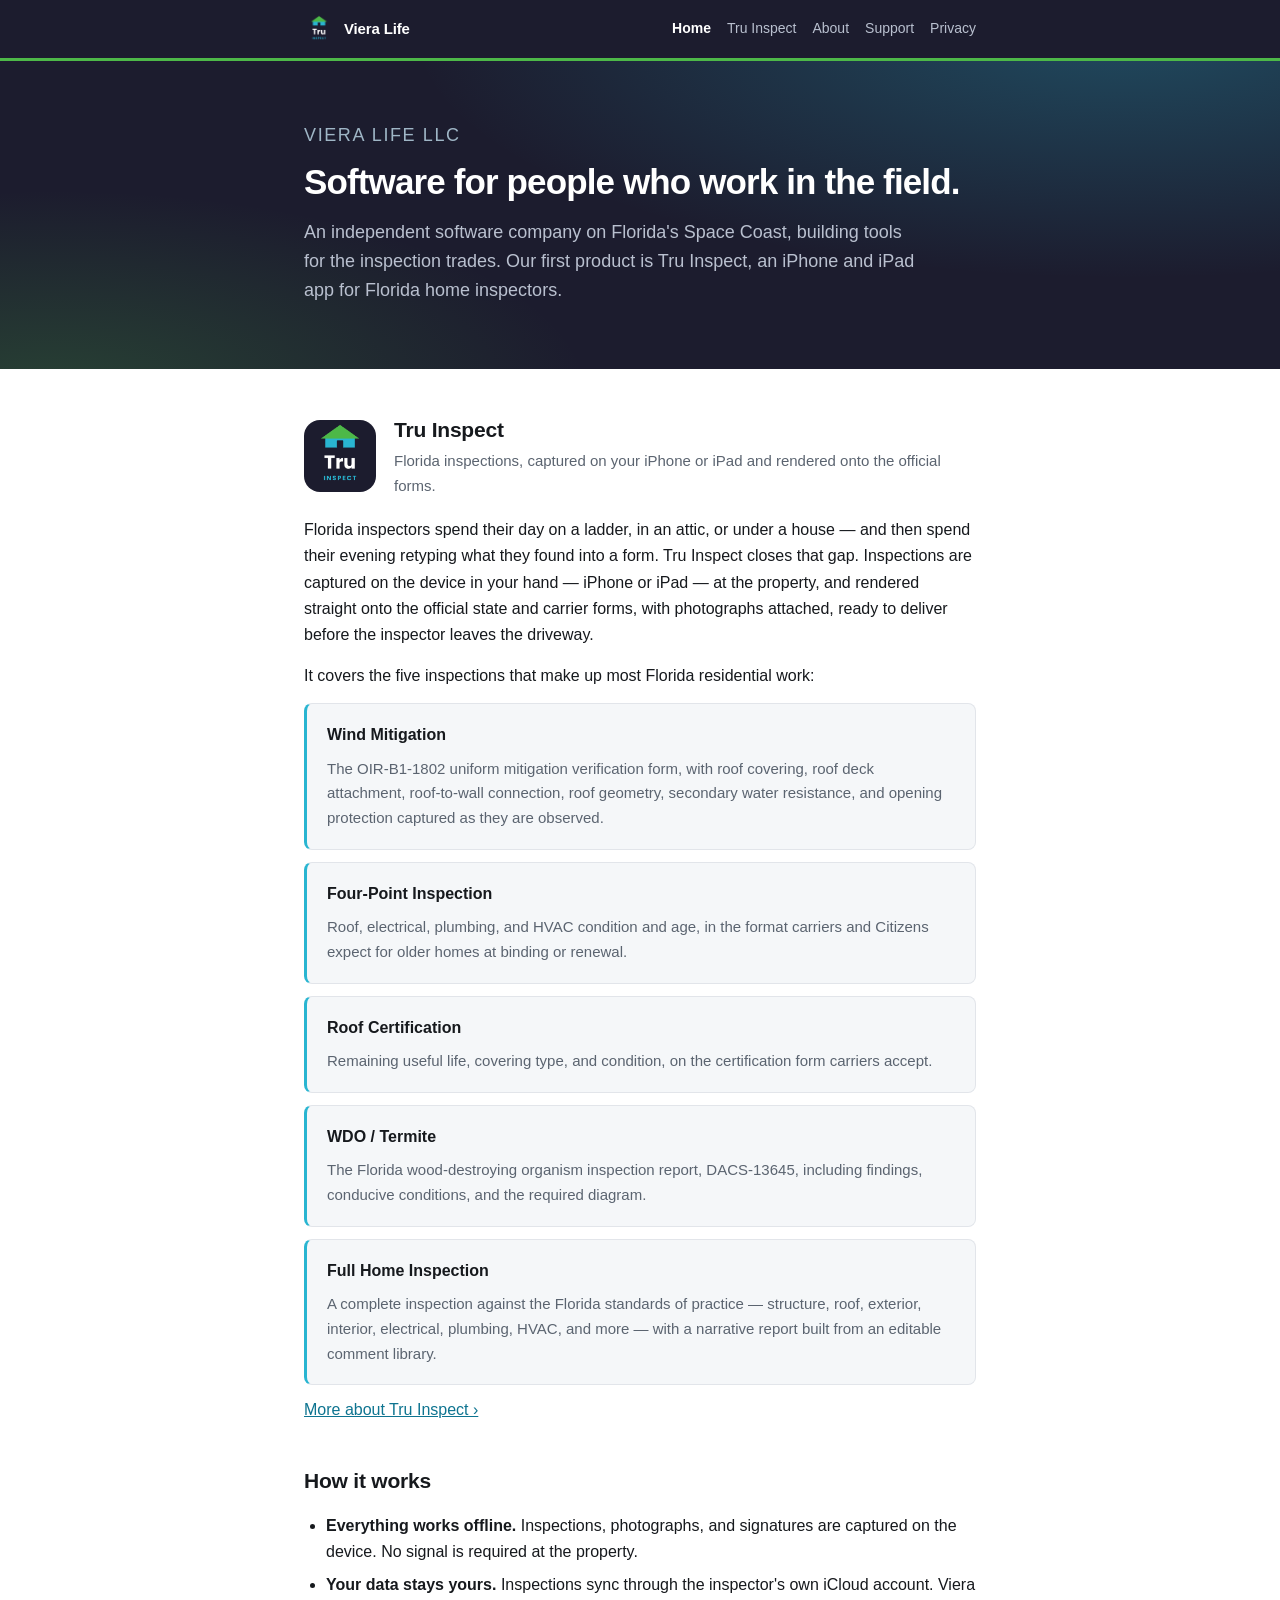
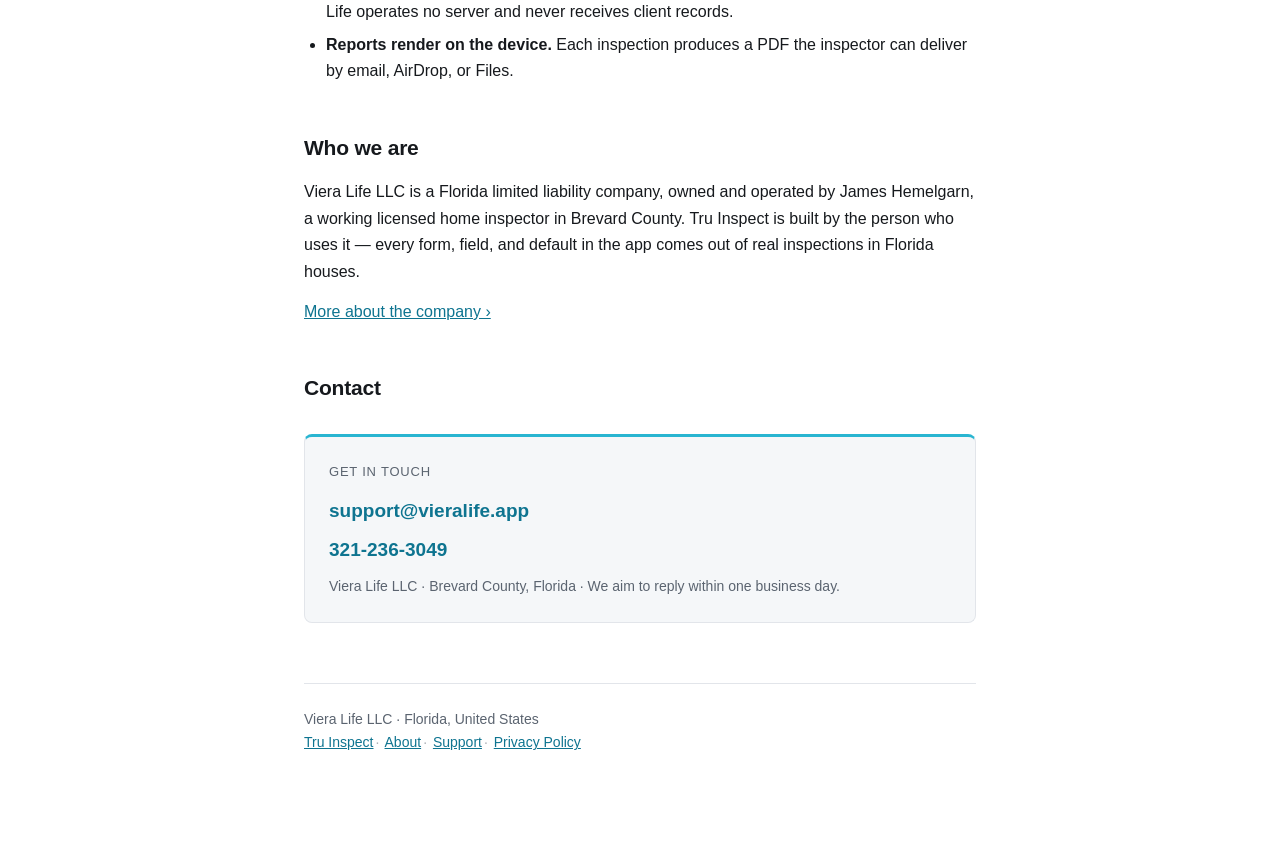
<file: index.html>
<!DOCTYPE html>
<html lang="en">
<head>
<meta charset="utf-8">
<meta name="viewport" content="width=device-width, initial-scale=1">
<title>Viera Life LLC — Software for the inspection trades</title>
<meta name="description" content="Viera Life LLC is an independent software company on Florida's Space Coast. We build Tru Inspect, an iPhone and iPad app for Florida home inspectors.">
<link rel="stylesheet" href="/site.css">
<link rel="icon" href="/favicon-64.png" sizes="64x64">
<link rel="apple-touch-icon" href="/apple-touch-icon.png">
<meta name="theme-color" content="#1C1C2E">
</head>
<body>

<div class="topbar">
  <div class="inner">
    <a class="brand" href="/"><img src="/tru-inspect-icon.png" alt=""><span>Viera Life</span></a>
    <nav>
      <a href="/" aria-current="page">Home</a>
      <a href="/tru-inspect.html">Tru Inspect</a>
      <a href="/about.html">About</a>
      <a href="/support.html">Support</a>
      <a href="/privacy.html">Privacy</a>
    </nav>
  </div>
</div>

<div class="hero">
  <div class="inner">
    <p class="eyebrow">Viera Life LLC</p>
    <h1>Software for people who work in the field.</h1>
    <p>An independent software company on Florida's Space Coast, building tools for the inspection trades. Our first product is Tru Inspect, an iPhone and iPad app for Florida home inspectors.</p>
  </div>
</div>

<div class="wrap">

<div class="lockup" style="margin-top:44px">
  <img src="/tru-inspect-icon.png" alt="Tru Inspect app icon">
  <div>
    <h2 style="margin:0 0 2px">Tru Inspect</h2>
    <p>Florida inspections, captured on your iPhone or iPad and rendered onto the official forms.</p>
  </div>
</div>

<p>Florida inspectors spend their day on a ladder, in an attic, or under a house — and then spend their evening retyping what they found into a form. Tru Inspect closes that gap. Inspections are captured on the device in your hand — iPhone or iPad — at the property, and rendered straight onto the official state and carrier forms, with photographs attached, ready to deliver before the inspector leaves the driveway.</p>

<p>It covers the five inspections that make up most Florida residential work:</p>

<div class="card">
  <h3>Wind Mitigation</h3>
  <p>The OIR-B1-1802 uniform mitigation verification form, with roof covering, roof deck attachment, roof-to-wall connection, roof geometry, secondary water resistance, and opening protection captured as they are observed.</p>
</div>
<div class="card">
  <h3>Four-Point Inspection</h3>
  <p>Roof, electrical, plumbing, and HVAC condition and age, in the format carriers and Citizens expect for older homes at binding or renewal.</p>
</div>
<div class="card">
  <h3>Roof Certification</h3>
  <p>Remaining useful life, covering type, and condition, on the certification form carriers accept.</p>
</div>
<div class="card">
  <h3>WDO / Termite</h3>
  <p>The Florida wood-destroying organism inspection report, DACS-13645, including findings, conducive conditions, and the required diagram.</p>
</div>
<div class="card">
  <h3>Full Home Inspection</h3>
  <p>A complete inspection against the Florida standards of practice — structure, roof, exterior, interior, electrical, plumbing, HVAC, and more — with a narrative report built from an editable comment library.</p>
</div>

<p><a href="/tru-inspect.html">More about Tru Inspect &rsaquo;</a></p>

<h2>How it works</h2>
<ul>
  <li><strong>Everything works offline.</strong> Inspections, photographs, and signatures are captured on the device. No signal is required at the property.</li>
  <li><strong>Your data stays yours.</strong> Inspections sync through the inspector's own iCloud account. Viera Life operates no server and never receives client records.</li>
  <li><strong>Reports render on the device.</strong> Each inspection produces a PDF the inspector can deliver by email, AirDrop, or Files.</li>
</ul>

<h2>Who we are</h2>
<p>Viera Life LLC is a Florida limited liability company, owned and operated by James Hemelgarn, a working licensed home inspector in Brevard County. Tru Inspect is built by the person who uses it — every form, field, and default in the app comes out of real inspections in Florida houses.</p>
<p><a href="/about.html">More about the company &rsaquo;</a></p>

<h2>Contact</h2>
<div class="contact">
  <p class="label">Get in touch</p>
  <p class="row"><a href="mailto:support@vieralife.app">support@vieralife.app</a></p>
  <p class="row"><a href="tel:+13212363049">321-236-3049</a></p>
  <p class="note">Viera Life LLC &middot; Brevard County, Florida &middot; We aim to reply within one business day.</p>
</div>

<footer>
  <p>Viera Life LLC &middot; Florida, United States<br>
  <a href="/tru-inspect.html">Tru Inspect</a><span class="sep">&middot;</span>
  <a href="/about.html">About</a><span class="sep">&middot;</span>
  <a href="/support.html">Support</a><span class="sep">&middot;</span>
  <a href="/privacy.html">Privacy Policy</a></p>
</footer>

</div>
</body>
</html>
</file>
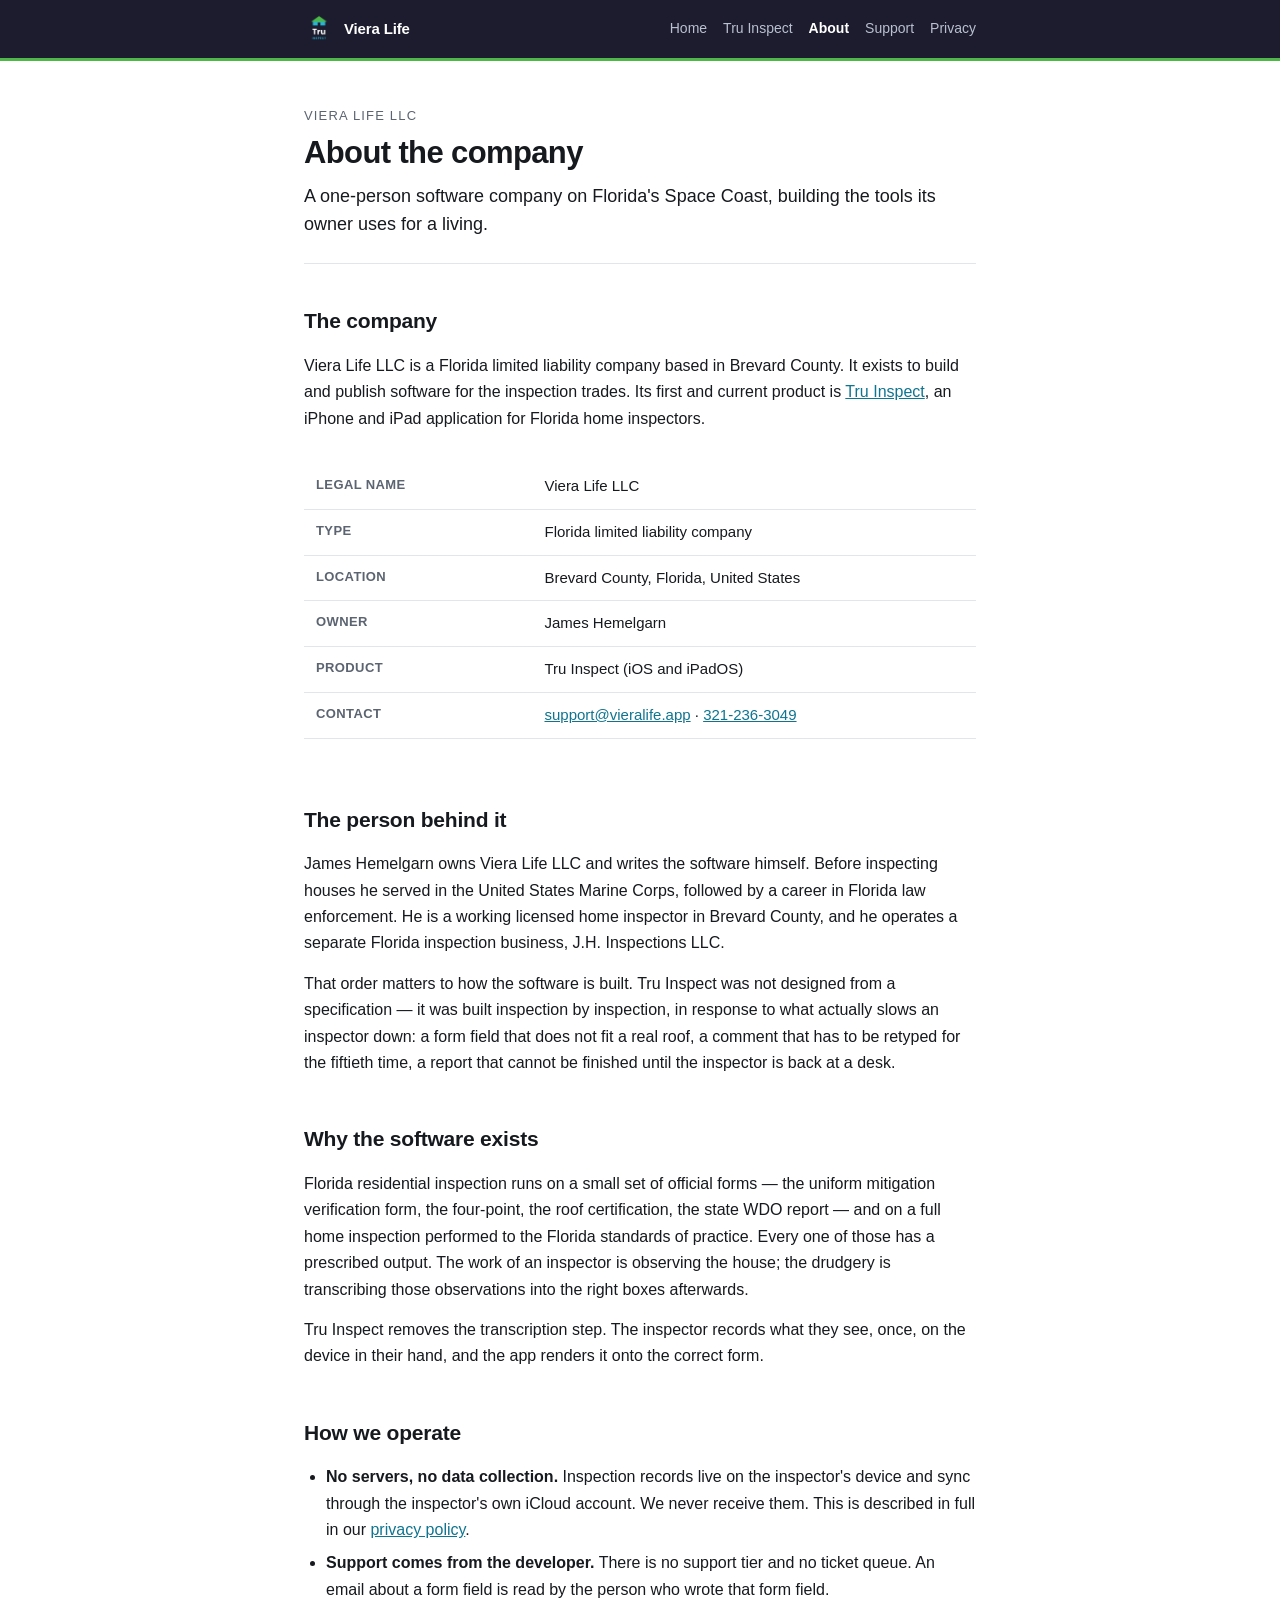
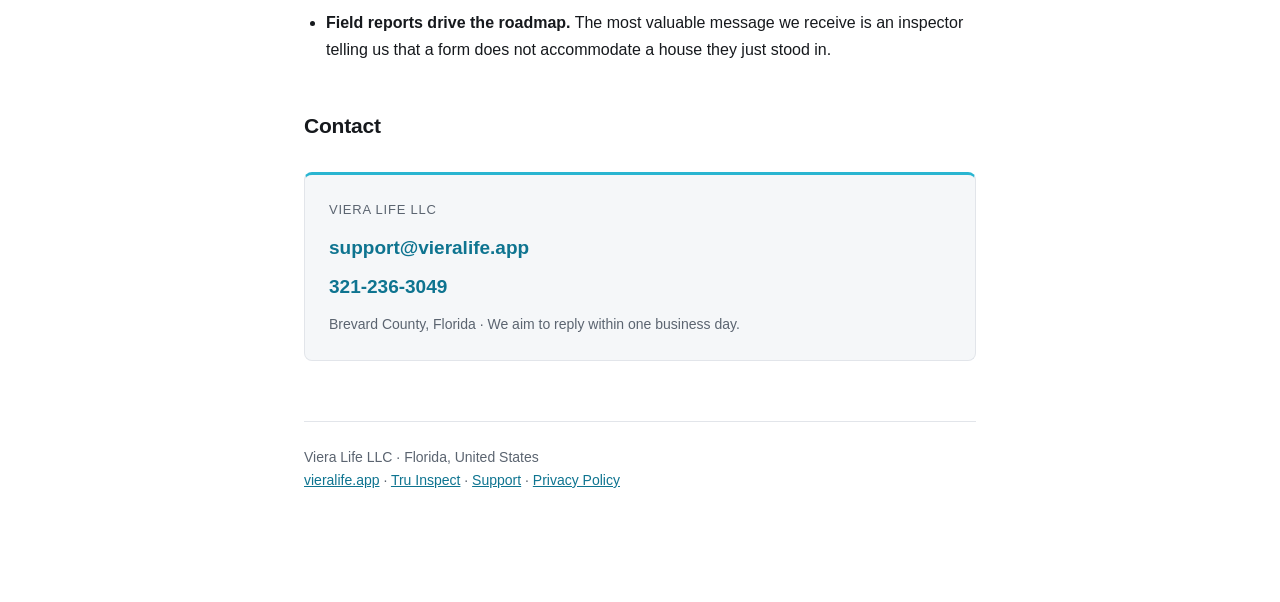
<file: about.html>
<!DOCTYPE html>
<html lang="en">
<head>
<meta charset="utf-8">
<meta name="viewport" content="width=device-width, initial-scale=1">
<title>About — Viera Life LLC</title>
<meta name="description" content="Viera Life LLC is a Florida software company owned by James Hemelgarn, a working home inspector in Brevard County.">
<link rel="stylesheet" href="/site.css">
<link rel="icon" href="/favicon-64.png" sizes="64x64">
<link rel="apple-touch-icon" href="/apple-touch-icon.png">
<meta name="theme-color" content="#1C1C2E">
</head>
<body>

<div class="topbar">
  <div class="inner">
    <a class="brand" href="/"><img src="/tru-inspect-icon.png" alt=""><span>Viera Life</span></a>
    <nav>
      <a href="/">Home</a>
      <a href="/tru-inspect.html">Tru Inspect</a>
      <a href="/about.html" aria-current="page">About</a>
      <a href="/support.html">Support</a>
      <a href="/privacy.html">Privacy</a>
    </nav>
  </div>
</div>

<div class="wrap">

<header class="page">
  <p class="eyebrow">Viera Life LLC</p>
  <h1>About the company</h1>
  <p class="lede">A one-person software company on Florida's Space Coast, building the tools its owner uses for a living.</p>
</header>

<h2>The company</h2>
<p>Viera Life LLC is a Florida limited liability company based in Brevard County. It exists to build and publish software for the inspection trades. Its first and current product is <a href="/tru-inspect.html">Tru Inspect</a>, an iPhone and iPad application for Florida home inspectors.</p>

<div class="scroll">
<table class="facts">
  <tr><th>Legal name</th><td>Viera Life LLC</td></tr>
  <tr><th>Type</th><td>Florida limited liability company</td></tr>
  <tr><th>Location</th><td>Brevard County, Florida, United States</td></tr>
  <tr><th>Owner</th><td>James Hemelgarn</td></tr>
  <tr><th>Product</th><td>Tru Inspect (iOS and iPadOS)</td></tr>
  <tr><th>Contact</th><td><a href="mailto:support@vieralife.app">support@vieralife.app</a> &middot; <a href="tel:+13212363049">321-236-3049</a></td></tr>
</table>
</div>

<h2>The person behind it</h2>
<p>James Hemelgarn owns Viera Life LLC and writes the software himself. Before inspecting houses he served in the United States Marine Corps, followed by a career in Florida law enforcement. He is a working licensed home inspector in Brevard County, and he operates a separate Florida inspection business, J.H. Inspections LLC.</p>
<p>That order matters to how the software is built. Tru Inspect was not designed from a specification — it was built inspection by inspection, in response to what actually slows an inspector down: a form field that does not fit a real roof, a comment that has to be retyped for the fiftieth time, a report that cannot be finished until the inspector is back at a desk.</p>

<h2>Why the software exists</h2>
<p>Florida residential inspection runs on a small set of official forms — the uniform mitigation verification form, the four-point, the roof certification, the state WDO report — and on a full home inspection performed to the Florida standards of practice. Every one of those has a prescribed output. The work of an inspector is observing the house; the drudgery is transcribing those observations into the right boxes afterwards.</p>
<p>Tru Inspect removes the transcription step. The inspector records what they see, once, on the device in their hand, and the app renders it onto the correct form.</p>

<h2>How we operate</h2>
<ul>
  <li><strong>No servers, no data collection.</strong> Inspection records live on the inspector's device and sync through the inspector's own iCloud account. We never receive them. This is described in full in our <a href="/privacy.html">privacy policy</a>.</li>
  <li><strong>Support comes from the developer.</strong> There is no support tier and no ticket queue. An email about a form field is read by the person who wrote that form field.</li>
  <li><strong>Field reports drive the roadmap.</strong> The most valuable message we receive is an inspector telling us that a form does not accommodate a house they just stood in.</li>
</ul>

<h2>Contact</h2>
<div class="contact">
  <p class="label">Viera Life LLC</p>
  <p class="row"><a href="mailto:support@vieralife.app">support@vieralife.app</a></p>
  <p class="row"><a href="tel:+13212363049">321-236-3049</a></p>
  <p class="note">Brevard County, Florida &middot; We aim to reply within one business day.</p>
</div>

<footer>
  <p>Viera Life LLC &middot; Florida, United States<br>
  <a href="/">vieralife.app</a> &middot;
  <a href="/tru-inspect.html">Tru Inspect</a> &middot;
  <a href="/support.html">Support</a> &middot;
  <a href="/privacy.html">Privacy Policy</a></p>
</footer>

</div>
</body>
</html>
</file>
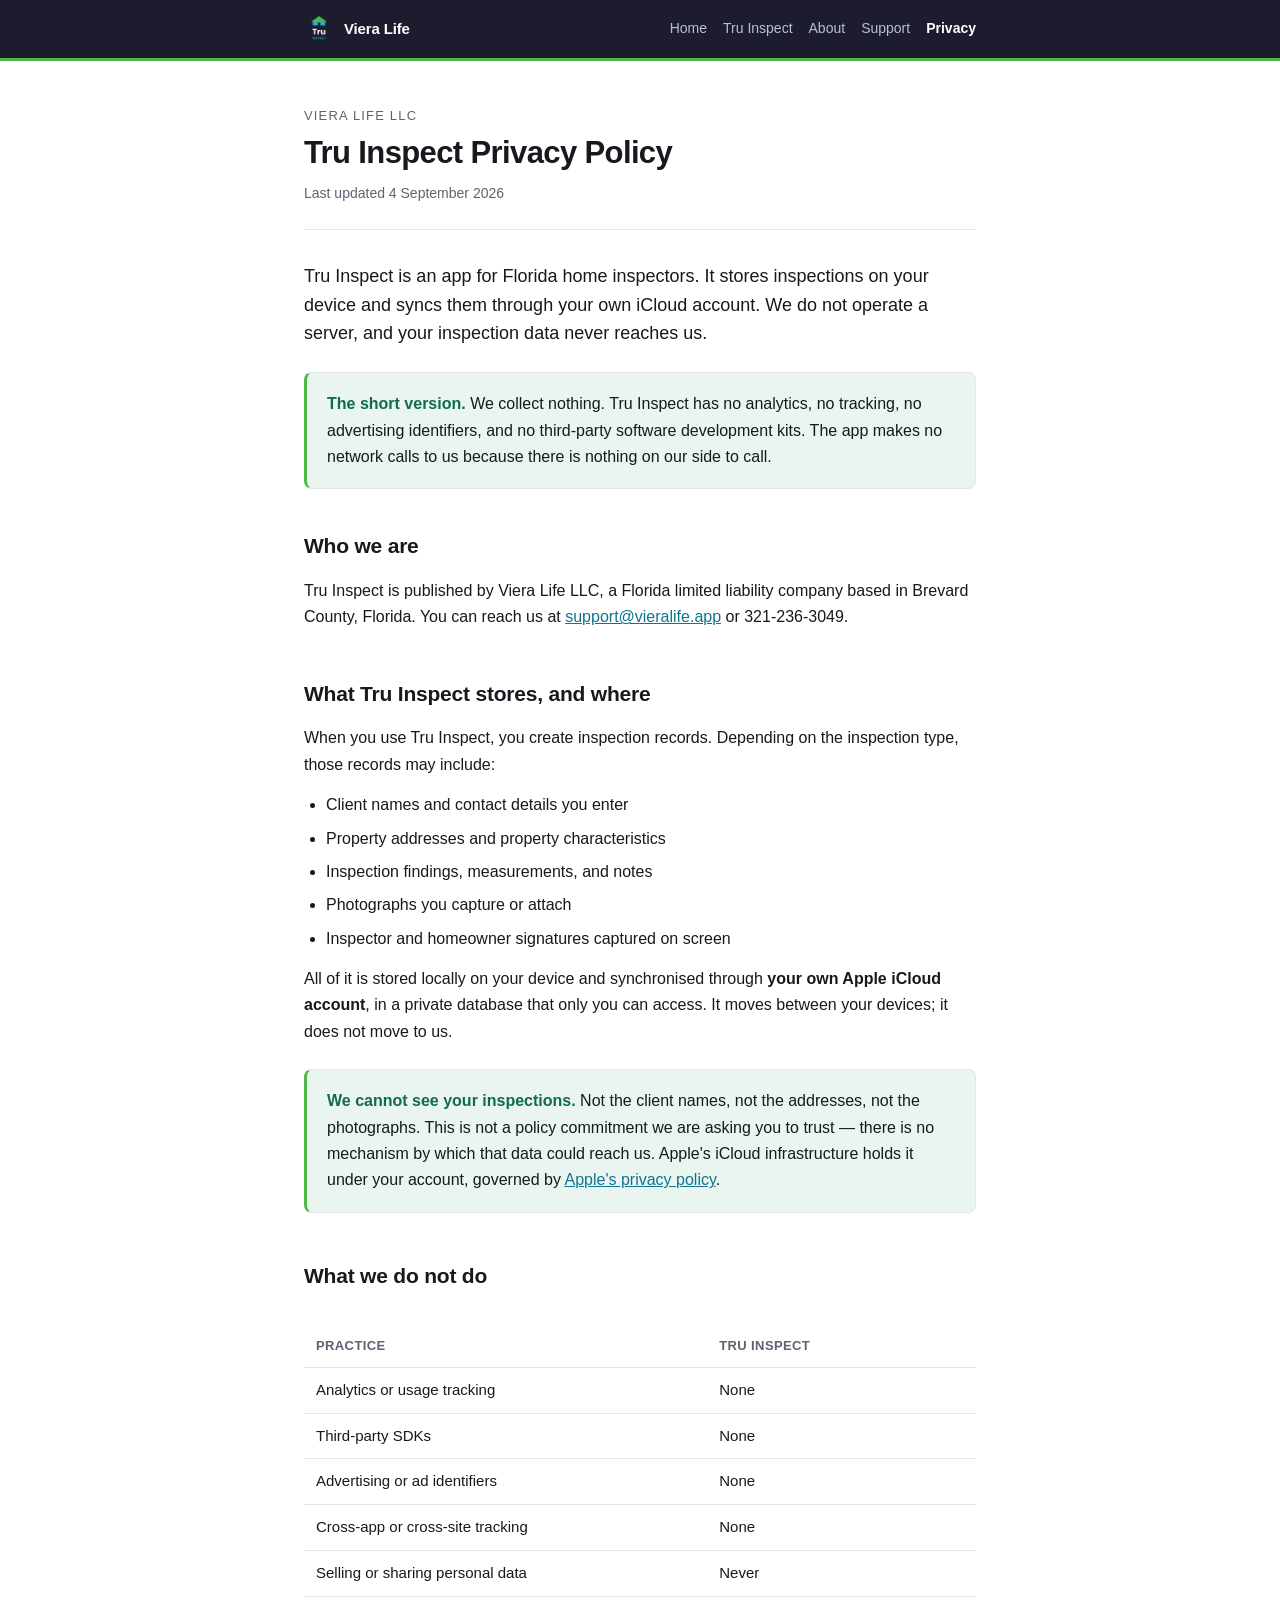
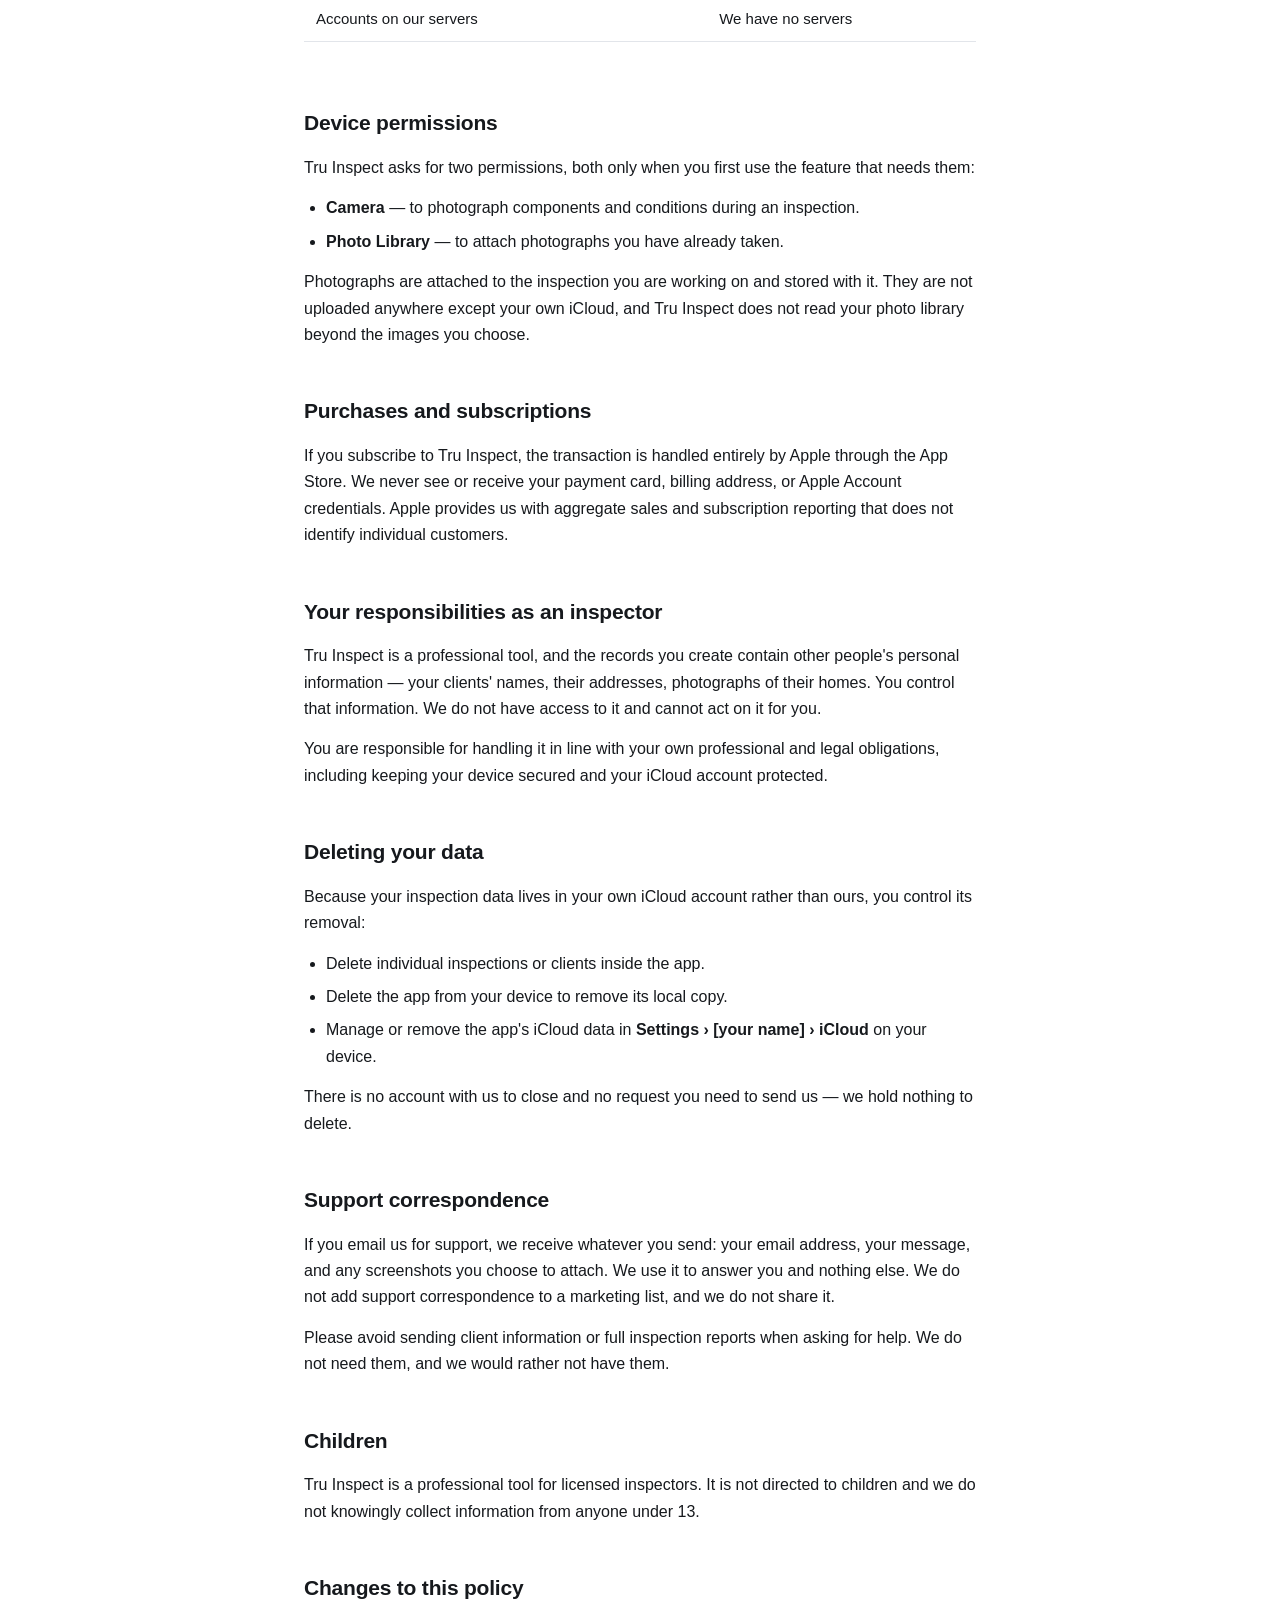
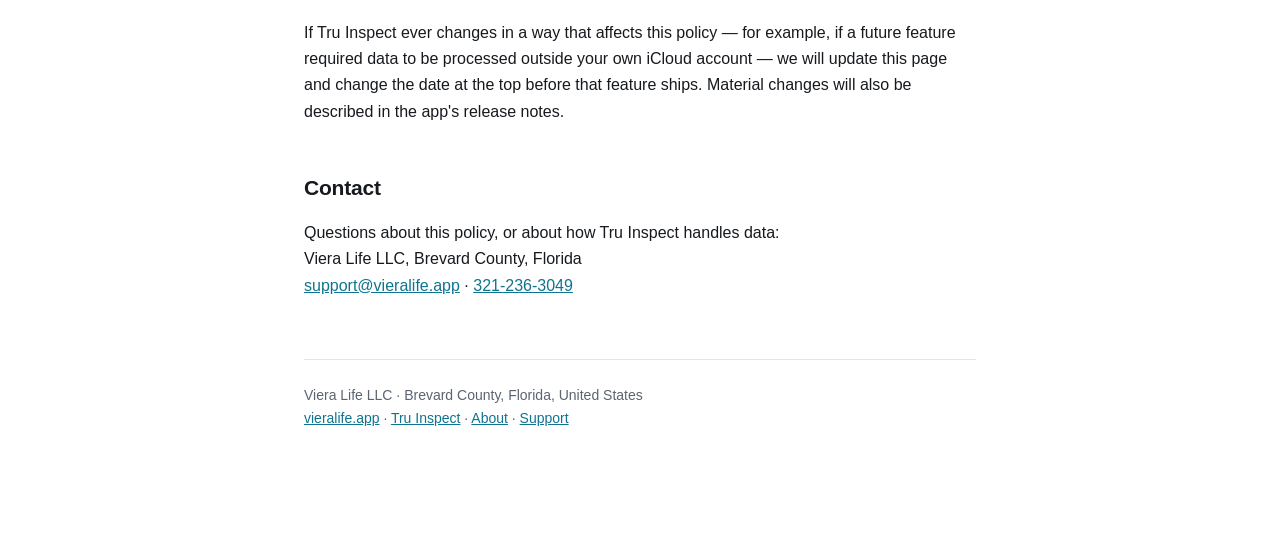
<file: privacy.html>
<!DOCTYPE html>
<html lang="en">
<head>
<meta charset="utf-8">
<meta name="viewport" content="width=device-width, initial-scale=1">
<title>Privacy Policy — Tru Inspect | Viera Life LLC</title>
<link rel="stylesheet" href="/site.css">
<link rel="icon" href="/favicon-64.png" sizes="64x64">
<link rel="apple-touch-icon" href="/apple-touch-icon.png">
<meta name="theme-color" content="#1C1C2E">
</head>
<body>

<div class="topbar">
  <div class="inner">
    <a class="brand" href="/"><img src="/tru-inspect-icon.png" alt=""><span>Viera Life</span></a>
    <nav>
      <a href="/">Home</a>
      <a href="/tru-inspect.html">Tru Inspect</a>
      <a href="/about.html">About</a>
      <a href="/support.html">Support</a>
      <a href="/privacy.html" aria-current="page">Privacy</a>
    </nav>
  </div>
</div>

<div class="wrap">

<header class="page">
  <p class="eyebrow">Viera Life LLC</p>
  <h1>Tru Inspect Privacy Policy</h1>
  <p class="meta">Last updated 4 September 2026</p>
</header>

<p class="lede">Tru Inspect is an app for Florida home inspectors. It stores inspections on your device and syncs them through your own iCloud account. We do not operate a server, and your inspection data never reaches us.</p>

<div class="callout">
  <p><strong>The short version.</strong> We collect nothing. Tru Inspect has no analytics, no tracking, no advertising identifiers, and no third-party software development kits. The app makes no network calls to us because there is nothing on our side to call.</p>
</div>

<h2>Who we are</h2>
<p>Tru Inspect is published by Viera Life LLC, a Florida limited liability company based in Brevard County, Florida. You can reach us at <a href="mailto:support@vieralife.app">support@vieralife.app</a> or 321-236-3049.</p>

<h2>What Tru Inspect stores, and where</h2>
<p>When you use Tru Inspect, you create inspection records. Depending on the inspection type, those records may include:</p>
<ul>
  <li>Client names and contact details you enter</li>
  <li>Property addresses and property characteristics</li>
  <li>Inspection findings, measurements, and notes</li>
  <li>Photographs you capture or attach</li>
  <li>Inspector and homeowner signatures captured on screen</li>
</ul>
<p>All of it is stored locally on your device and synchronised through <strong>your own Apple iCloud account</strong>, in a private database that only you can access. It moves between your devices; it does not move to us.</p>

<div class="callout">
  <p><strong>We cannot see your inspections.</strong> Not the client names, not the addresses, not the photographs. This is not a policy commitment we are asking you to trust — there is no mechanism by which that data could reach us. Apple's iCloud infrastructure holds it under your account, governed by <a href="https://www.apple.com/legal/privacy/">Apple's privacy policy</a>.</p>
</div>

<h2>What we do not do</h2>
<div class="scroll">
<table>
  <tr><th>Practice</th><th>Tru Inspect</th></tr>
  <tr><td>Analytics or usage tracking</td><td>None</td></tr>
  <tr><td>Third-party SDKs</td><td>None</td></tr>
  <tr><td>Advertising or ad identifiers</td><td>None</td></tr>
  <tr><td>Cross-app or cross-site tracking</td><td>None</td></tr>
  <tr><td>Selling or sharing personal data</td><td>Never</td></tr>
  <tr><td>Accounts on our servers</td><td>We have no servers</td></tr>
</table>
</div>

<h2>Device permissions</h2>
<p>Tru Inspect asks for two permissions, both only when you first use the feature that needs them:</p>
<ul>
  <li><strong>Camera</strong> — to photograph components and conditions during an inspection.</li>
  <li><strong>Photo Library</strong> — to attach photographs you have already taken.</li>
</ul>
<p>Photographs are attached to the inspection you are working on and stored with it. They are not uploaded anywhere except your own iCloud, and Tru Inspect does not read your photo library beyond the images you choose.</p>

<h2>Purchases and subscriptions</h2>
<p>If you subscribe to Tru Inspect, the transaction is handled entirely by Apple through the App Store. We never see or receive your payment card, billing address, or Apple Account credentials. Apple provides us with aggregate sales and subscription reporting that does not identify individual customers.</p>

<h2>Your responsibilities as an inspector</h2>
<p>Tru Inspect is a professional tool, and the records you create contain other people's personal information — your clients' names, their addresses, photographs of their homes. You control that information. We do not have access to it and cannot act on it for you.</p>
<p>You are responsible for handling it in line with your own professional and legal obligations, including keeping your device secured and your iCloud account protected.</p>

<h2>Deleting your data</h2>
<p>Because your inspection data lives in your own iCloud account rather than ours, you control its removal:</p>
<ul>
  <li>Delete individual inspections or clients inside the app.</li>
  <li>Delete the app from your device to remove its local copy.</li>
  <li>Manage or remove the app's iCloud data in <strong>Settings &rsaquo; [your name] &rsaquo; iCloud</strong> on your device.</li>
</ul>
<p>There is no account with us to close and no request you need to send us — we hold nothing to delete.</p>

<h2>Support correspondence</h2>
<p>If you email us for support, we receive whatever you send: your email address, your message, and any screenshots you choose to attach. We use it to answer you and nothing else. We do not add support correspondence to a marketing list, and we do not share it.</p>
<p>Please avoid sending client information or full inspection reports when asking for help. We do not need them, and we would rather not have them.</p>

<h2>Children</h2>
<p>Tru Inspect is a professional tool for licensed inspectors. It is not directed to children and we do not knowingly collect information from anyone under 13.</p>

<h2>Changes to this policy</h2>
<p>If Tru Inspect ever changes in a way that affects this policy — for example, if a future feature required data to be processed outside your own iCloud account — we will update this page and change the date at the top before that feature ships. Material changes will also be described in the app's release notes.</p>

<h2>Contact</h2>
<p>Questions about this policy, or about how Tru Inspect handles data:<br>
Viera Life LLC, Brevard County, Florida<br>
<a href="mailto:support@vieralife.app">support@vieralife.app</a> &middot; <a href="tel:+13212363049">321-236-3049</a></p>

<footer>
  <p>Viera Life LLC &middot; Brevard County, Florida, United States<br>
  <a href="/">vieralife.app</a> &middot;
  <a href="/tru-inspect.html">Tru Inspect</a> &middot;
  <a href="/about.html">About</a> &middot;
  <a href="/support.html">Support</a></p>
</footer>

</div>
</body>
</html>
</file>
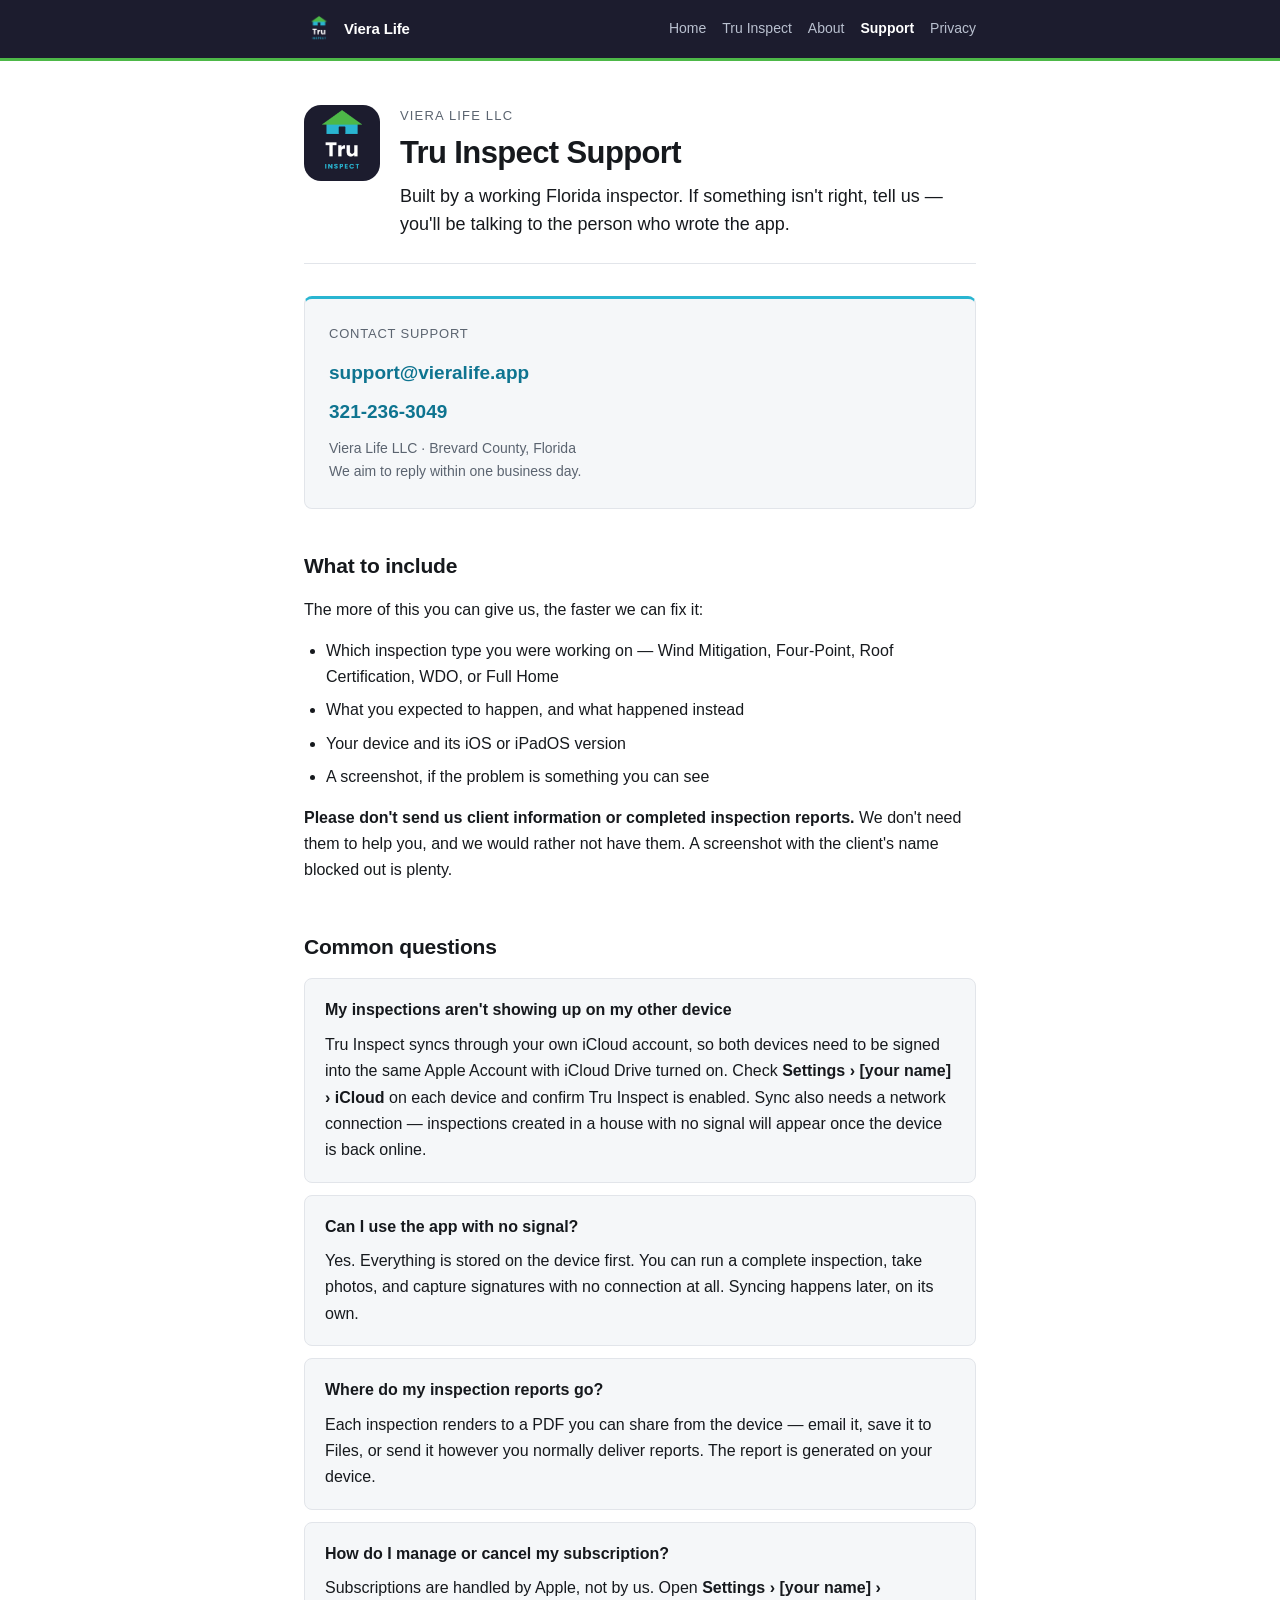
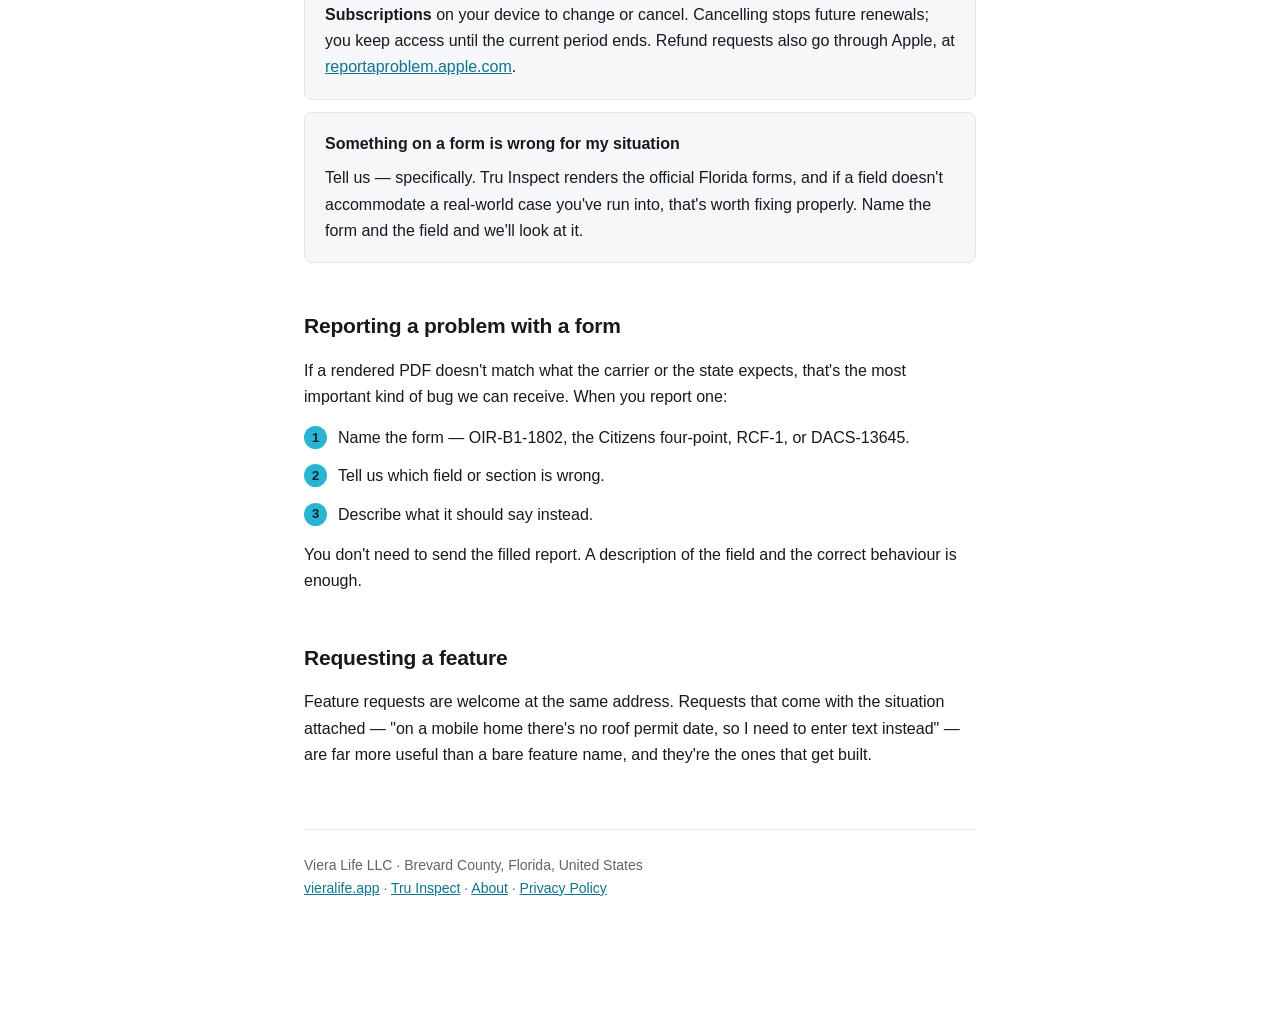
<file: support.html>
<!DOCTYPE html>
<html lang="en">
<head>
<meta charset="utf-8">
<meta name="viewport" content="width=device-width, initial-scale=1">
<title>Support — Tru Inspect | Viera Life LLC</title>
<link rel="stylesheet" href="/site.css">
<link rel="icon" href="/favicon-64.png" sizes="64x64">
<link rel="apple-touch-icon" href="/apple-touch-icon.png">
<meta name="theme-color" content="#1C1C2E">
</head>
<body>

<div class="topbar">
  <div class="inner">
    <a class="brand" href="/"><img src="/tru-inspect-icon.png" alt=""><span>Viera Life</span></a>
    <nav>
      <a href="/">Home</a>
      <a href="/tru-inspect.html">Tru Inspect</a>
      <a href="/about.html">About</a>
      <a href="/support.html" aria-current="page">Support</a>
      <a href="/privacy.html">Privacy</a>
    </nav>
  </div>
</div>

<div class="wrap">

<header class="page with-icon">
  <img class="icon" src="/tru-inspect-icon.png" alt="Tru Inspect app icon">
  <div>
  <p class="eyebrow">Viera Life LLC</p>
  <h1>Tru Inspect Support</h1>
  <p class="lede">Built by a working Florida inspector. If something isn't right, tell us — you'll be talking to the person who wrote the app.</p>
  </div>
</header>

<div class="contact">
  <p class="label">Contact support</p>
  <p class="addr"><a href="mailto:support@vieralife.app">support@vieralife.app</a></p>
  <p class="addr"><a href="tel:+13212363049">321-236-3049</a></p>
  <p class="note">Viera Life LLC &middot; Brevard County, Florida<br>We aim to reply within one business day.</p>
</div>

<h2>What to include</h2>
<p>The more of this you can give us, the faster we can fix it:</p>
<ul>
  <li>Which inspection type you were working on — Wind Mitigation, Four-Point, Roof Certification, WDO, or Full Home</li>
  <li>What you expected to happen, and what happened instead</li>
  <li>Your device and its iOS or iPadOS version</li>
  <li>A screenshot, if the problem is something you can see</li>
</ul>
<p><strong>Please don't send us client information or completed inspection reports.</strong> We don't need them to help you, and we would rather not have them. A screenshot with the client's name blocked out is plenty.</p>

<h2>Common questions</h2>

<div class="q">
  <h3>My inspections aren't showing up on my other device</h3>
  <p>Tru Inspect syncs through your own iCloud account, so both devices need to be signed into the same Apple Account with iCloud Drive turned on. Check <strong>Settings &rsaquo; [your name] &rsaquo; iCloud</strong> on each device and confirm Tru Inspect is enabled. Sync also needs a network connection — inspections created in a house with no signal will appear once the device is back online.</p>
</div>

<div class="q">
  <h3>Can I use the app with no signal?</h3>
  <p>Yes. Everything is stored on the device first. You can run a complete inspection, take photos, and capture signatures with no connection at all. Syncing happens later, on its own.</p>
</div>

<div class="q">
  <h3>Where do my inspection reports go?</h3>
  <p>Each inspection renders to a PDF you can share from the device — email it, save it to Files, or send it however you normally deliver reports. The report is generated on your device.</p>
</div>

<div class="q">
  <h3>How do I manage or cancel my subscription?</h3>
  <p>Subscriptions are handled by Apple, not by us. Open <strong>Settings &rsaquo; [your name] &rsaquo; Subscriptions</strong> on your device to change or cancel. Cancelling stops future renewals; you keep access until the current period ends. Refund requests also go through Apple, at <a href="https://reportaproblem.apple.com">reportaproblem.apple.com</a>.</p>
</div>

<div class="q">
  <h3>Something on a form is wrong for my situation</h3>
  <p>Tell us — specifically. Tru Inspect renders the official Florida forms, and if a field doesn't accommodate a real-world case you've run into, that's worth fixing properly. Name the form and the field and we'll look at it.</p>
</div>

<h2>Reporting a problem with a form</h2>
<p>If a rendered PDF doesn't match what the carrier or the state expects, that's the most important kind of bug we can receive. When you report one:</p>
<ol class="steps">
  <li>Name the form — OIR-B1-1802, the Citizens four-point, RCF-1, or DACS-13645.</li>
  <li>Tell us which field or section is wrong.</li>
  <li>Describe what it should say instead.</li>
</ol>
<p>You don't need to send the filled report. A description of the field and the correct behaviour is enough.</p>

<h2>Requesting a feature</h2>
<p>Feature requests are welcome at the same address. Requests that come with the situation attached — "on a mobile home there's no roof permit date, so I need to enter text instead" — are far more useful than a bare feature name, and they're the ones that get built.</p>

<footer>
  <p>Viera Life LLC &middot; Brevard County, Florida, United States<br>
  <a href="/">vieralife.app</a> &middot;
  <a href="/tru-inspect.html">Tru Inspect</a> &middot;
  <a href="/about.html">About</a> &middot;
  <a href="/privacy.html">Privacy Policy</a></p>
</footer>

</div>
</body>
</html>
</file>
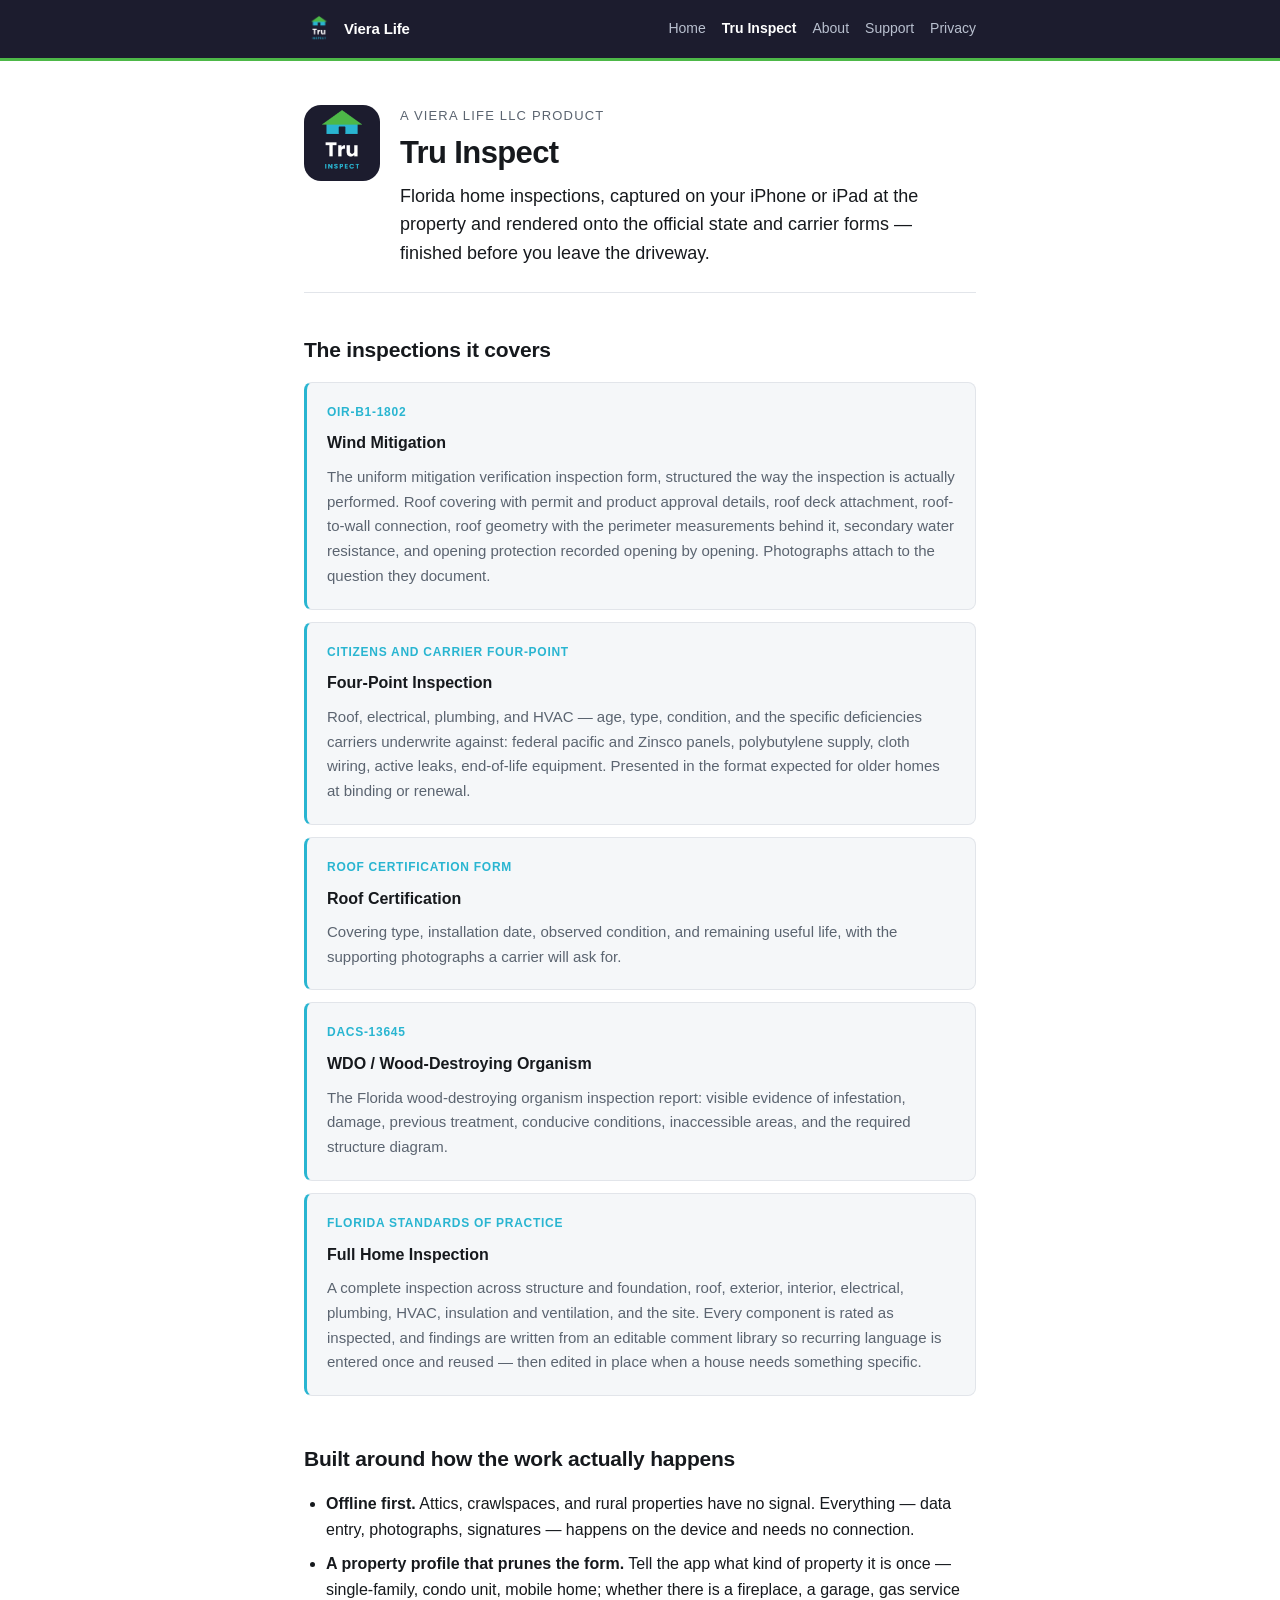
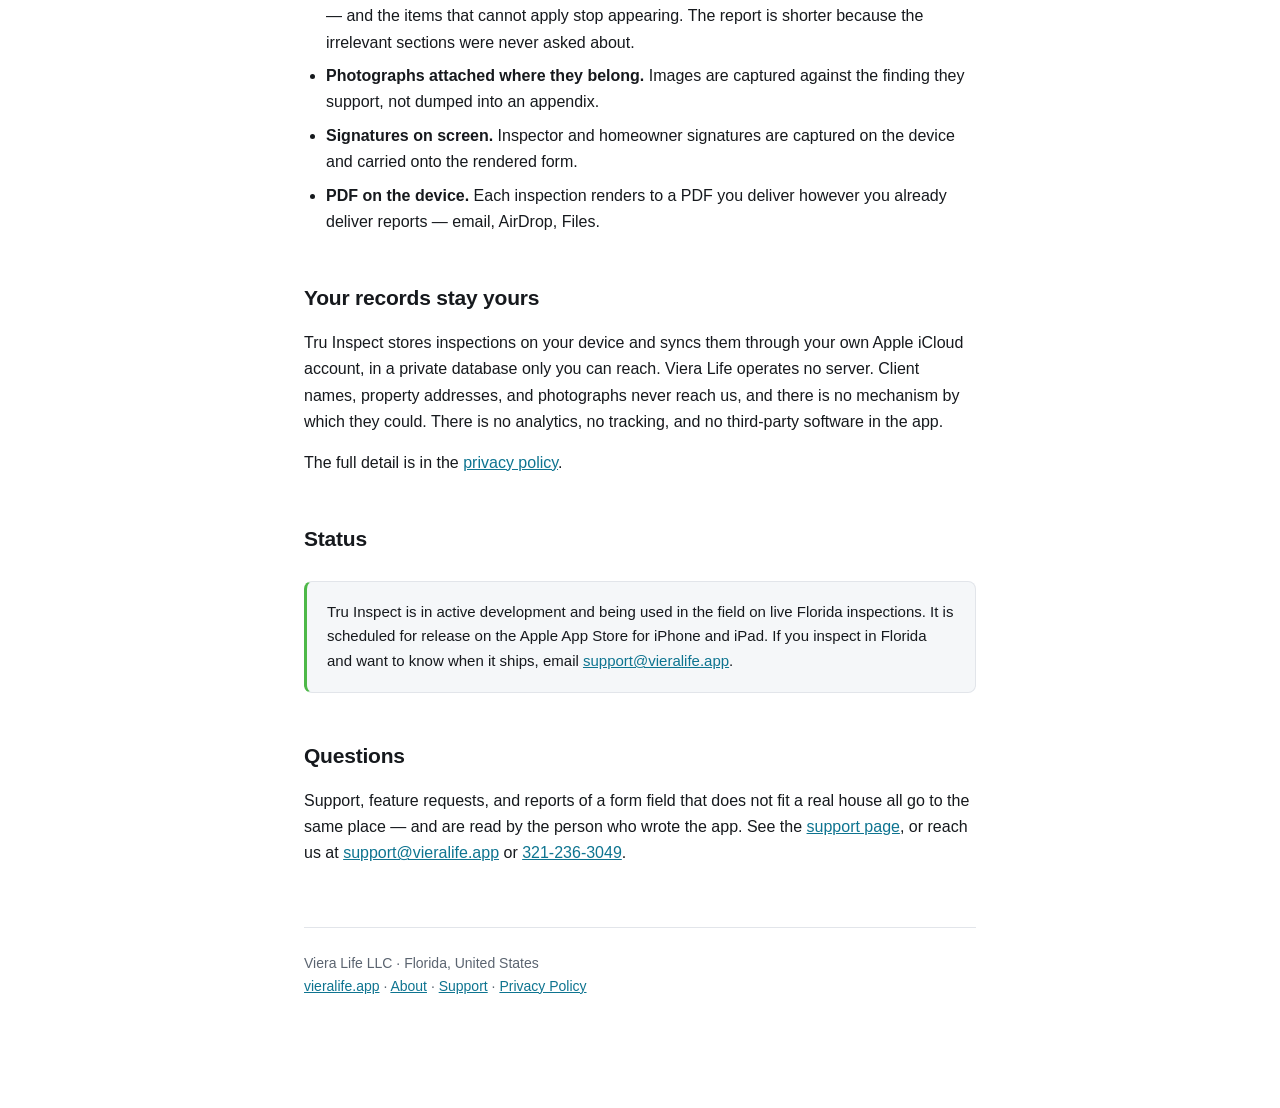
<file: tru-inspect.html>
<!DOCTYPE html>
<html lang="en">
<head>
<meta charset="utf-8">
<meta name="viewport" content="width=device-width, initial-scale=1">
<title>Tru Inspect — Florida inspections on iPhone and iPad | Viera Life LLC</title>
<meta name="description" content="Tru Inspect is an iPhone and iPad app for Florida home inspectors: wind mitigation, four-point, roof certification, WDO, and full home inspections rendered onto the official forms.">
<link rel="stylesheet" href="/site.css">
<link rel="icon" href="/favicon-64.png" sizes="64x64">
<link rel="apple-touch-icon" href="/apple-touch-icon.png">
<meta name="theme-color" content="#1C1C2E">
</head>
<body>

<div class="topbar">
  <div class="inner">
    <a class="brand" href="/"><img src="/tru-inspect-icon.png" alt=""><span>Viera Life</span></a>
    <nav>
      <a href="/">Home</a>
      <a href="/tru-inspect.html" aria-current="page">Tru Inspect</a>
      <a href="/about.html">About</a>
      <a href="/support.html">Support</a>
      <a href="/privacy.html">Privacy</a>
    </nav>
  </div>
</div>

<div class="wrap">

<header class="page with-icon">
  <img class="icon" src="/tru-inspect-icon.png" alt="Tru Inspect app icon">
  <div>
  <p class="eyebrow">A Viera Life LLC product</p>
  <h1>Tru Inspect</h1>
  <p class="lede">Florida home inspections, captured on your iPhone or iPad at the property and rendered onto the official state and carrier forms — finished before you leave the driveway.</p>
  </div>
</header>

<h2>The inspections it covers</h2>

<div class="item">
  <p class="form">OIR-B1-1802</p>
  <h3>Wind Mitigation</h3>
  <p>The uniform mitigation verification inspection form, structured the way the inspection is actually performed. Roof covering with permit and product approval details, roof deck attachment, roof-to-wall connection, roof geometry with the perimeter measurements behind it, secondary water resistance, and opening protection recorded opening by opening. Photographs attach to the question they document.</p>
</div>

<div class="item">
  <p class="form">Citizens and carrier four-point</p>
  <h3>Four-Point Inspection</h3>
  <p>Roof, electrical, plumbing, and HVAC — age, type, condition, and the specific deficiencies carriers underwrite against: federal pacific and Zinsco panels, polybutylene supply, cloth wiring, active leaks, end-of-life equipment. Presented in the format expected for older homes at binding or renewal.</p>
</div>

<div class="item">
  <p class="form">Roof certification form</p>
  <h3>Roof Certification</h3>
  <p>Covering type, installation date, observed condition, and remaining useful life, with the supporting photographs a carrier will ask for.</p>
</div>

<div class="item">
  <p class="form">DACS-13645</p>
  <h3>WDO / Wood-Destroying Organism</h3>
  <p>The Florida wood-destroying organism inspection report: visible evidence of infestation, damage, previous treatment, conducive conditions, inaccessible areas, and the required structure diagram.</p>
</div>

<div class="item">
  <p class="form">Florida standards of practice</p>
  <h3>Full Home Inspection</h3>
  <p>A complete inspection across structure and foundation, roof, exterior, interior, electrical, plumbing, HVAC, insulation and ventilation, and the site. Every component is rated as inspected, and findings are written from an editable comment library so recurring language is entered once and reused — then edited in place when a house needs something specific.</p>
</div>

<h2>Built around how the work actually happens</h2>
<ul>
  <li><strong>Offline first.</strong> Attics, crawlspaces, and rural properties have no signal. Everything — data entry, photographs, signatures — happens on the device and needs no connection.</li>
  <li><strong>A property profile that prunes the form.</strong> Tell the app what kind of property it is once — single-family, condo unit, mobile home; whether there is a fireplace, a garage, gas service — and the items that cannot apply stop appearing. The report is shorter because the irrelevant sections were never asked about.</li>
  <li><strong>Photographs attached where they belong.</strong> Images are captured against the finding they support, not dumped into an appendix.</li>
  <li><strong>Signatures on screen.</strong> Inspector and homeowner signatures are captured on the device and carried onto the rendered form.</li>
  <li><strong>PDF on the device.</strong> Each inspection renders to a PDF you deliver however you already deliver reports — email, AirDrop, Files.</li>
</ul>

<h2>Your records stay yours</h2>
<p>Tru Inspect stores inspections on your device and syncs them through your own Apple iCloud account, in a private database only you can reach. Viera Life operates no server. Client names, property addresses, and photographs never reach us, and there is no mechanism by which they could. There is no analytics, no tracking, and no third-party software in the app.</p>
<p>The full detail is in the <a href="/privacy.html">privacy policy</a>.</p>

<h2>Status</h2>
<div class="status">
  <p>Tru Inspect is in active development and being used in the field on live Florida inspections. It is scheduled for release on the Apple App Store for iPhone and iPad. If you inspect in Florida and want to know when it ships, email <a href="mailto:support@vieralife.app">support@vieralife.app</a>.</p>
</div>

<h2>Questions</h2>
<p>Support, feature requests, and reports of a form field that does not fit a real house all go to the same place — and are read by the person who wrote the app. See the <a href="/support.html">support page</a>, or reach us at <a href="mailto:support@vieralife.app">support@vieralife.app</a> or <a href="tel:+13212363049">321-236-3049</a>.</p>

<footer>
  <p>Viera Life LLC &middot; Florida, United States<br>
  <a href="/">vieralife.app</a> &middot;
  <a href="/about.html">About</a> &middot;
  <a href="/support.html">Support</a> &middot;
  <a href="/privacy.html">Privacy Policy</a></p>
</footer>

</div>
</body>
</html>
</file>
<file: site.css>
/* Viera Life LLC — shared design system
   Brand colours taken from the Tru Inspect app icon:
   navy #1C1C2E, roof green #4DB848, cyan #29B5D1 */

:root{
  --bg:#ffffff;
  --panel:#f5f7f9;
  --ink:#16191d;
  --muted:#5b6470;
  --rule:#e2e5ea;
  --accent:#0E7490;        /* cyan, darkened for contrast on white */
  --accent-ink:#ffffff;
  --brand-navy:#1C1C2E;
  --brand-green:#4DB848;
  --brand-cyan:#29B5D1;
  --good:#116B4E;
  --goodbg:#eaf5f0;
  --hero-ink:#ffffff;
  --hero-muted:#b9c0cf;
}
@media (prefers-color-scheme: dark){
  :root:not([data-theme="light"]){
    --bg:#14141f;
    --panel:#1e1e30;
    --ink:#e9eaf0;
    --muted:#9aa2b4;
    --rule:#2c2c42;
    --accent:#5FC9E2;
    --accent-ink:#10222e;
    --good:#5fc9a3;
    --goodbg:#152420;
  }
}

*{box-sizing:border-box}
body{
  margin:0; background:var(--bg); color:var(--ink);
  font:16px/1.65 -apple-system,BlinkMacSystemFont,"Segoe UI",Roboto,Helvetica,Arial,sans-serif;
  -webkit-text-size-adjust:100%;
}
.wrap{max-width:720px;margin:0 auto;padding:0 24px 96px}
a{color:var(--accent)}

/* ---- top bar ---- */
.topbar{
  background:var(--brand-navy);
  border-bottom:3px solid var(--brand-green);
}
.topbar .inner{
  max-width:720px;margin:0 auto;padding:14px 24px;
  display:flex;align-items:center;gap:14px;flex-wrap:wrap;
}
.brand{display:flex;align-items:center;gap:10px;text-decoration:none;margin-right:auto}
.brand img{width:30px;height:30px;border-radius:7px;display:block}
.brand span{color:#fff;font-weight:600;font-size:15px;letter-spacing:-.01em}
.topbar nav{display:flex;gap:16px;flex-wrap:wrap;font-size:14px}
.topbar nav a{color:#b9c0cf;text-decoration:none}
.topbar nav a:hover{color:#fff}
.topbar nav a[aria-current="page"]{color:#fff;font-weight:600}

/* ---- hero (home page) ---- */
.hero{
  background:
    radial-gradient(90% 130% at 88% -10%, rgba(41,181,209,.30) 0%, rgba(41,181,209,0) 62%),
    radial-gradient(70% 110% at 4% 108%, rgba(77,184,72,.24) 0%, rgba(77,184,72,0) 60%),
    var(--brand-navy);
  color:var(--hero-ink);
}
.hero .inner{max-width:720px;margin:0 auto;padding:60px 24px 64px}
.hero .eyebrow{color:#9fb6c6;margin:0 0 12px}
.hero h1{color:#fff;font-size:35px;line-height:1.16;margin:0 0 16px;letter-spacing:-.025em}
.hero p{color:var(--hero-muted);font-size:18px;line-height:1.6;margin:0;max-width:34em}

/* ---- page header (interior pages) ---- */
header.page{border-bottom:1px solid var(--rule);padding:44px 0 24px;margin-bottom:32px}
header.page.with-icon{display:flex;gap:20px;align-items:flex-start}
header.page .icon{width:76px;height:76px;border-radius:17px;flex:none;display:block}
.eyebrow{font-size:13px;letter-spacing:.09em;text-transform:uppercase;color:var(--muted);margin:0 0 8px}
header.page h1{font-size:31px;line-height:1.2;margin:0 0 10px;letter-spacing:-.02em}
.lede{font-size:18px;line-height:1.6;margin:0}
.meta{color:var(--muted);font-size:14px;margin:0}

/* ---- type ---- */
h2{font-size:21px;margin:46px 0 14px;letter-spacing:-.01em}
h2:first-of-type{margin-top:40px}
h3{font-size:16px;margin:0 0 8px}
p{margin:0 0 14px}
ul{margin:0 0 14px;padding-left:22px}
ol{margin:0 0 14px}
li{margin-bottom:7px}

/* ---- product lockup ---- */
.lockup{display:flex;gap:18px;align-items:center;margin:0 0 18px}
.lockup img{width:72px;height:72px;border-radius:16px;flex:none;display:block}
.lockup h2{margin:0 0 2px}
.lockup p{margin:0;color:var(--muted);font-size:15px}

/* ---- cards ---- */
.card,.item{
  border:1px solid var(--rule);border-left:3px solid var(--brand-cyan);
  border-radius:8px;padding:18px 20px;margin:0 0 12px;background:var(--panel);
}
.card p,.item p{margin:0 0 8px;color:var(--muted);font-size:15px}
.card p:last-child,.item p:last-child{margin-bottom:0}
.item{padding:20px}
.item .form{
  font-size:12px;letter-spacing:.06em;text-transform:uppercase;
  color:var(--brand-cyan);font-weight:600;margin:0 0 8px;
}
.q{border:1px solid var(--rule);border-radius:8px;padding:18px 20px;margin:0 0 12px;background:var(--panel)}
.q h3{margin:0 0 8px}
.q p:last-child{margin-bottom:0}

/* ---- callouts ---- */
.callout{
  background:var(--goodbg);border:1px solid var(--rule);border-left:3px solid var(--brand-green);
  border-radius:8px;padding:18px 20px;margin:24px 0;
}
.callout p{margin:0}
.callout strong{color:var(--good)}
.status{
  border:1px solid var(--rule);border-left:3px solid var(--brand-green);border-radius:8px;
  background:var(--panel);padding:18px 20px;margin:24px 0;
}
.status p{margin:0;font-size:15px}

/* ---- contact block ---- */
.contact{
  background:var(--panel);border:1px solid var(--rule);border-top:3px solid var(--brand-cyan);
  border-radius:8px;padding:24px;margin:28px 0;
}
.contact .label{font-size:13px;letter-spacing:.06em;text-transform:uppercase;color:var(--muted);margin:0 0 12px}
.contact .addr,.contact .row{font-size:19px;font-weight:600;margin:0 0 8px;word-break:break-word}
.contact .addr a,.contact .row a{text-decoration:none}
.contact .note{font-size:14px;color:var(--muted);margin:10px 0 0;font-weight:400}

/* ---- tables ---- */
table{width:100%;border-collapse:collapse;margin:18px 0;font-size:15px}
th,td{text-align:left;padding:10px 12px;border-bottom:1px solid var(--rule);vertical-align:top}
th{font-weight:600;color:var(--muted);font-size:13px;letter-spacing:.03em;text-transform:uppercase}
.scroll{overflow-x:auto}
.facts th{width:34%}

/* ---- numbered steps ---- */
.steps{counter-reset:s;list-style:none;padding-left:0}
.steps li{counter-increment:s;position:relative;padding-left:34px;margin-bottom:12px}
.steps li::before{
  content:counter(s);position:absolute;left:0;top:1px;
  width:23px;height:23px;border-radius:50%;background:var(--brand-cyan);color:#0b2530;
  font-size:13px;font-weight:700;display:flex;align-items:center;justify-content:center;
}

/* ---- footer ---- */
footer{margin-top:60px;padding-top:24px;border-top:1px solid var(--rule);color:var(--muted);font-size:14px}
footer a{color:var(--accent)}
footer .sep{opacity:.5;padding:0 2px}

@media (max-width:560px){
  .hero h1{font-size:29px}
  .hero .inner{padding:44px 24px 48px}
  header.page.with-icon{gap:16px}
  header.page .icon{width:58px;height:58px;border-radius:13px}
  .lockup img{width:58px;height:58px;border-radius:13px}
}
</file>
